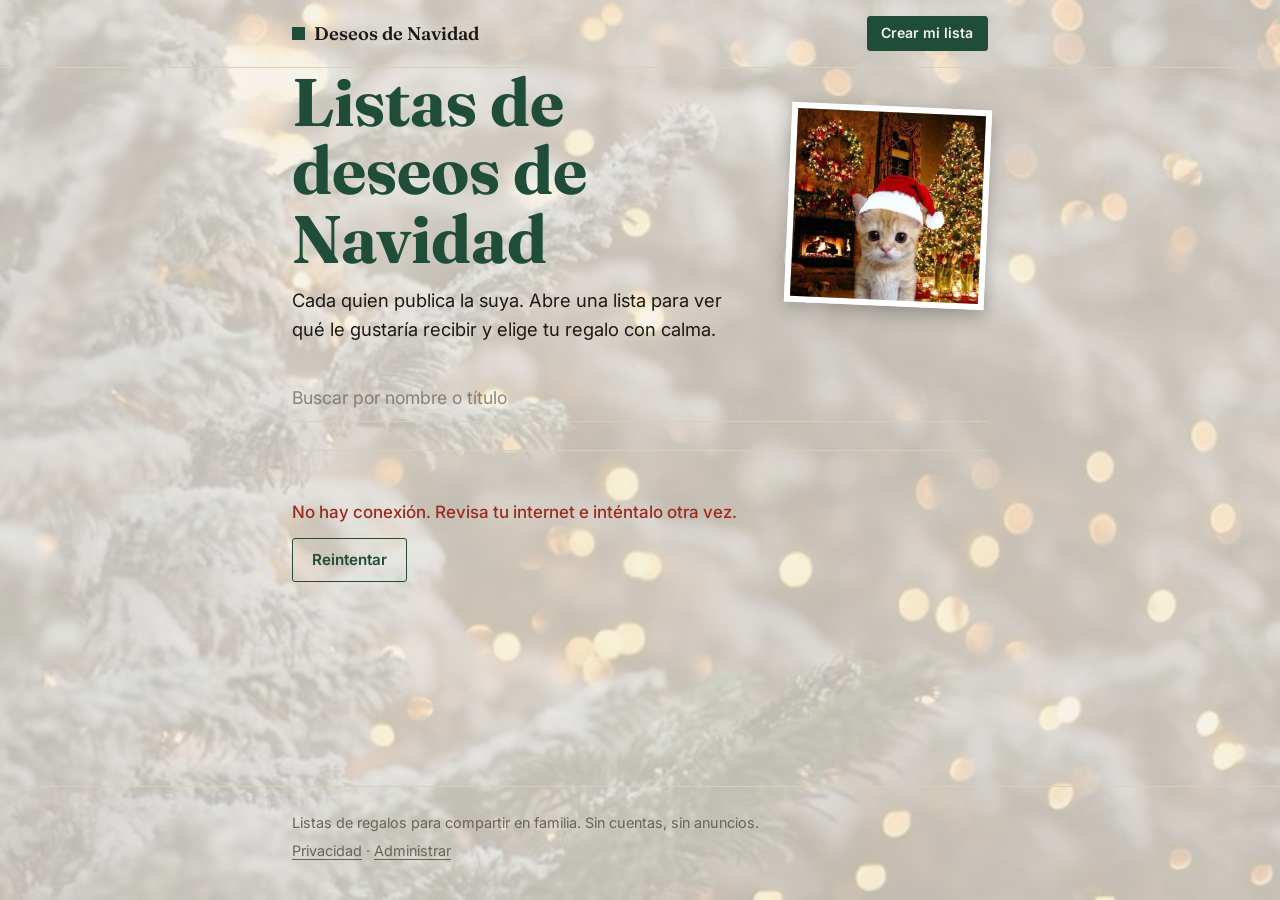
<file: index.html>
<!doctype html>
<html lang="es">
<head>
  <meta charset="utf-8">
  <meta name="viewport" content="width=device-width, initial-scale=1">
  <meta name="robots" content="noindex, nofollow">
  <title>Listas de deseos de Navidad</title>
  <meta name="description" content="Listas de regalos de Navidad para compartir en familia.">
  <link rel="icon" href="favicon.svg" type="image/svg+xml">
  <link rel="preconnect" href="https://fonts.googleapis.com">
  <link rel="preconnect" href="https://fonts.gstatic.com" crossorigin>
  <link rel="stylesheet" href="https://fonts.googleapis.com/css2?family=Fraunces:ital,opsz,wght@0,9..144,500;0,9..144,600;1,9..144,400&family=Inter:wght@400;500;600&family=Mountains+of+Christmas:wght@700&display=swap">
  <link rel="stylesheet" href="css/styles.css">
</head>
<body>
  <a class="skip" href="#main">Saltar al contenido</a>
  <header id="site-header"></header>
  <main id="main" class="wrap">
    <section class="hero">
      <div class="hero__text">
        <h1>Listas de deseos de Navidad</h1>
        <p class="lede">Cada quien publica la suya. Abre una lista para ver qué le gustaría recibir y elige tu regalo con calma.</p>
      </div>
      <img class="hero__photo" src="img/gatito.jpg" width="720" height="720" alt="Gatito naranja con gorro de Santa frente a un árbol de Navidad y una chimenea encendida">
    </section>
    <div class="search">
      <input id="q" type="search" placeholder="Buscar por nombre o título" autocomplete="off" aria-label="Buscar listas por nombre o título">
    </div>
    <div id="lists" aria-live="polite"></div>
    <noscript><p class="form-error">Este sitio necesita JavaScript para mostrar las listas.</p></noscript>
  </main>
  <footer id="site-footer"></footer>
  <script type="module" src="js/index.js"></script>
</body>
</html>
</file>
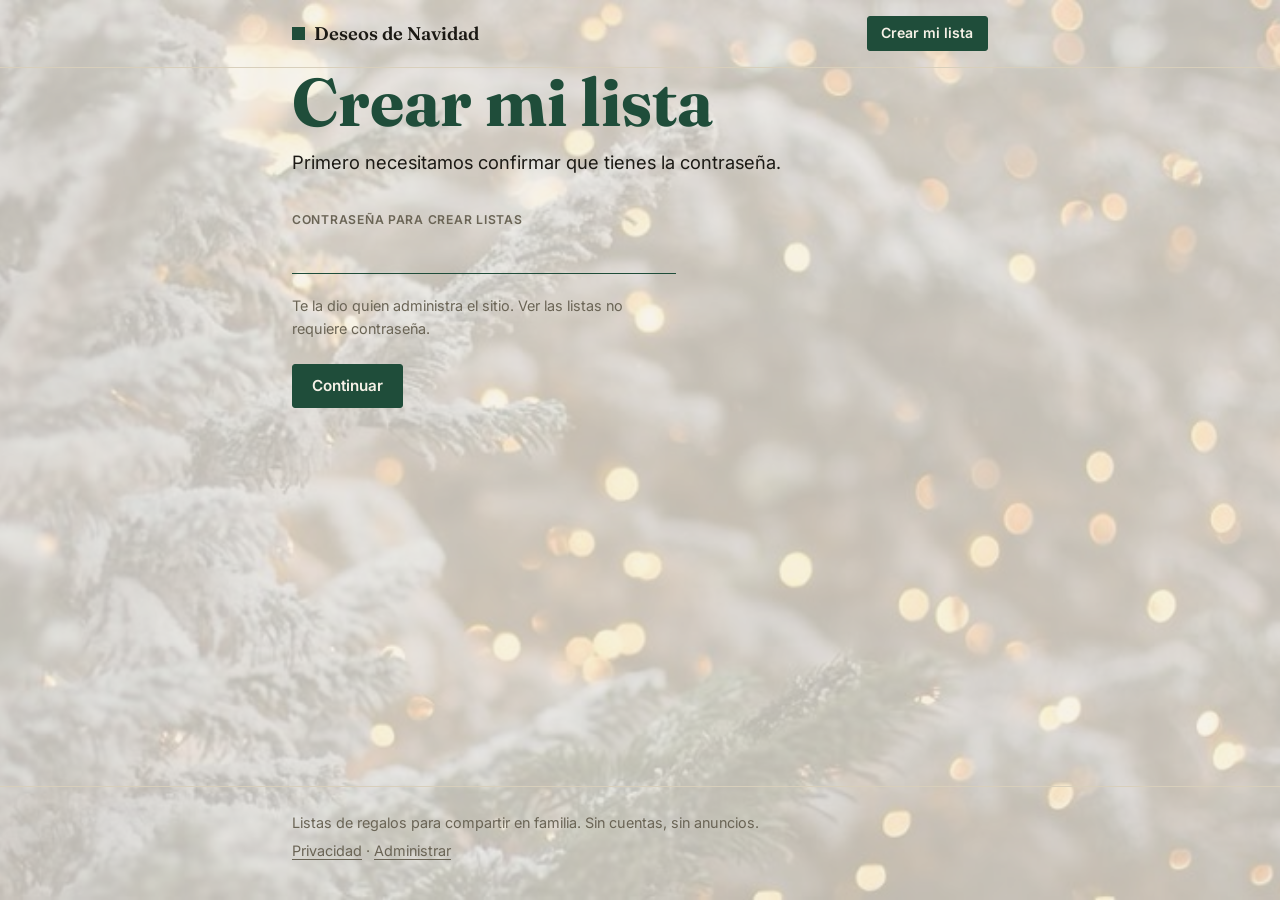
<file: crear.html>
<!doctype html>
<html lang="es">
<head>
  <meta charset="utf-8">
  <meta name="viewport" content="width=device-width, initial-scale=1">
  <meta name="robots" content="noindex, nofollow">
  <title>Crear mi lista · Deseos de Navidad</title>
  <meta name="description" content="Crea y publica tu lista de deseos de Navidad.">
  <link rel="icon" href="favicon.svg" type="image/svg+xml">
  <link rel="preconnect" href="https://fonts.googleapis.com">
  <link rel="preconnect" href="https://fonts.gstatic.com" crossorigin>
  <link rel="stylesheet" href="https://fonts.googleapis.com/css2?family=Fraunces:ital,opsz,wght@0,9..144,500;0,9..144,600;1,9..144,400&family=Inter:wght@400;500;600&family=Mountains+of+Christmas:wght@700&display=swap">
  <link rel="stylesheet" href="css/styles.css">
</head>
<body>
  <a class="skip" href="#main">Saltar al contenido</a>
  <header id="site-header"></header>
  <main id="main" class="wrap">
    <noscript><p class="form-error">Este sitio necesita JavaScript para crear listas.</p></noscript>
  </main>
  <footer id="site-footer"></footer>
  <script type="module" src="js/crear.js"></script>
</body>
</html>
</file>
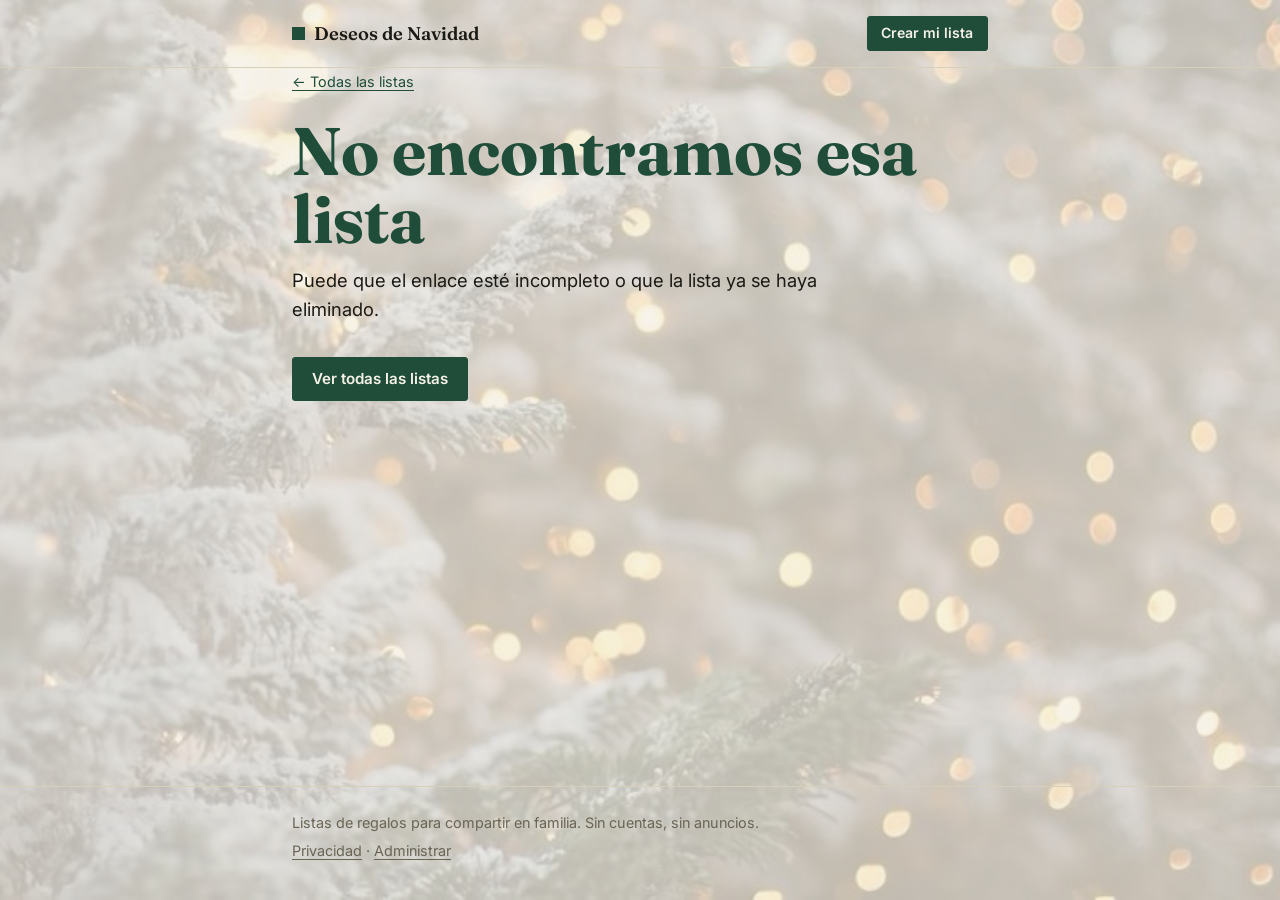
<file: lista.html>
<!doctype html>
<html lang="es">
<head>
  <meta charset="utf-8">
  <meta name="viewport" content="width=device-width, initial-scale=1">
  <meta name="robots" content="noindex, nofollow">
  <title>Lista · Deseos de Navidad</title>
  <meta name="description" content="Lista de deseos de Navidad.">
  <link rel="icon" href="favicon.svg" type="image/svg+xml">
  <link rel="preconnect" href="https://fonts.googleapis.com">
  <link rel="preconnect" href="https://fonts.gstatic.com" crossorigin>
  <link rel="stylesheet" href="https://fonts.googleapis.com/css2?family=Fraunces:ital,opsz,wght@0,9..144,500;0,9..144,600;1,9..144,400&family=Inter:wght@400;500;600&family=Mountains+of+Christmas:wght@700&display=swap">
  <link rel="stylesheet" href="css/styles.css">
</head>
<body>
  <a class="skip" href="#main">Saltar al contenido</a>
  <header id="site-header"></header>
  <main id="main" class="wrap">
    <noscript><p class="form-error">Este sitio necesita JavaScript para mostrar las listas.</p></noscript>
  </main>
  <footer id="site-footer"></footer>
  <script type="module" src="js/lista.js"></script>
</body>
</html>
</file>
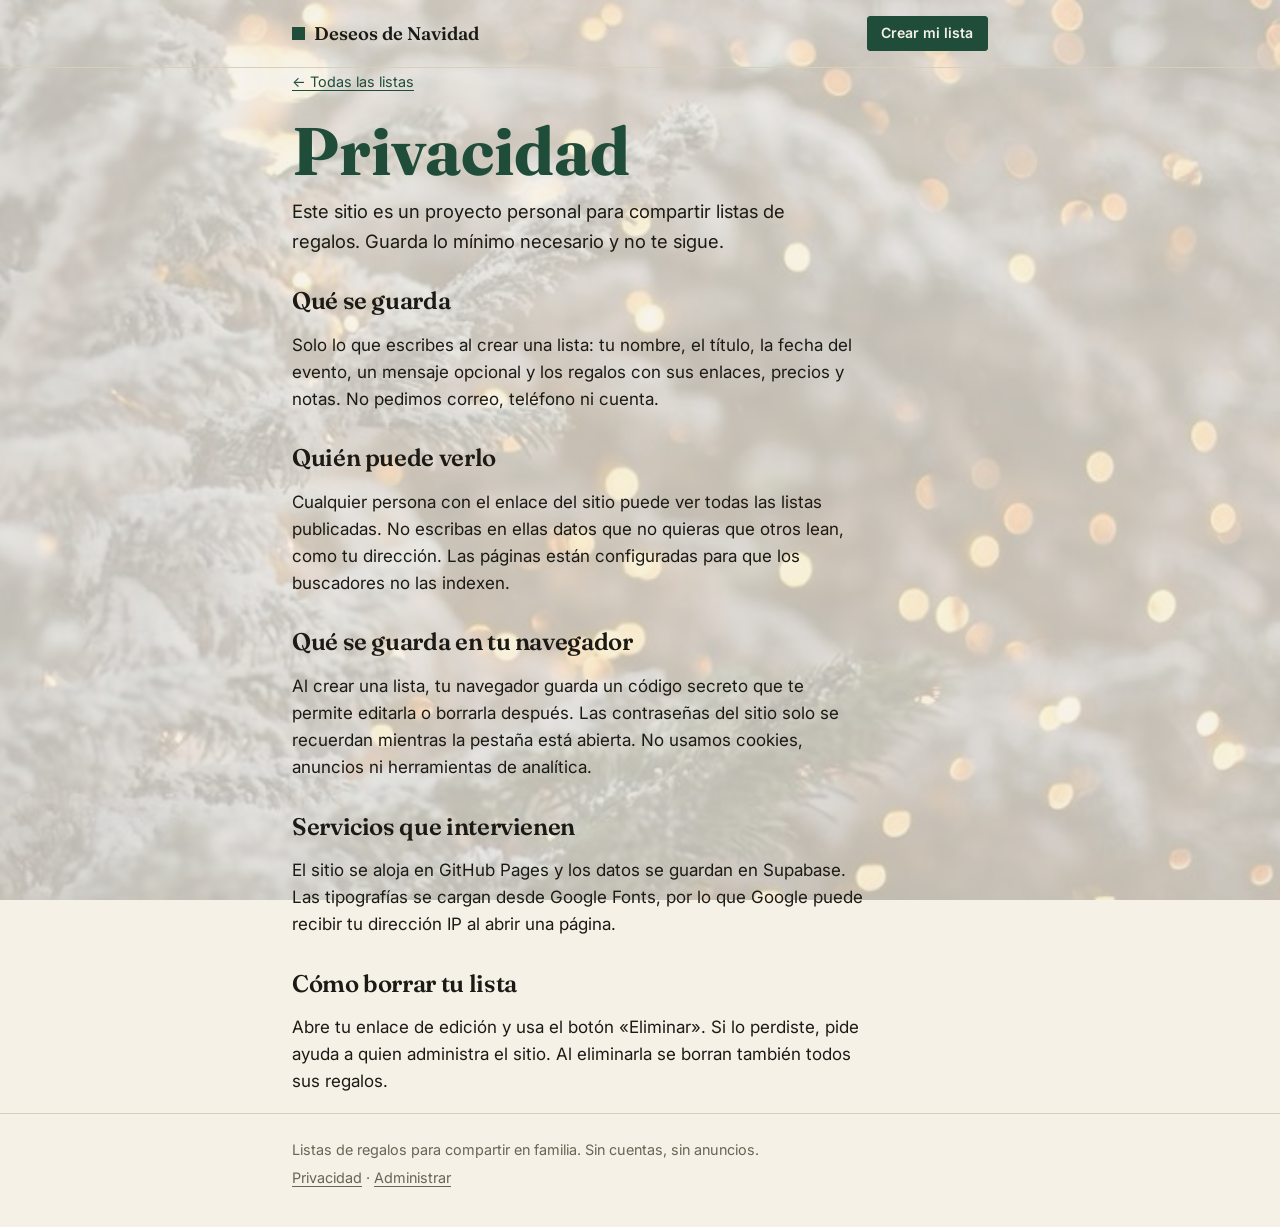
<file: privacidad.html>
<!doctype html>
<html lang="es">
<head>
  <meta charset="utf-8">
  <meta name="viewport" content="width=device-width, initial-scale=1">
  <meta name="robots" content="noindex, nofollow">
  <title>Privacidad · Deseos de Navidad</title>
  <meta name="description" content="Qué datos guarda este sitio y quién puede verlos.">
  <link rel="icon" href="favicon.svg" type="image/svg+xml">
  <link rel="preconnect" href="https://fonts.googleapis.com">
  <link rel="preconnect" href="https://fonts.gstatic.com" crossorigin>
  <link rel="stylesheet" href="https://fonts.googleapis.com/css2?family=Fraunces:ital,opsz,wght@0,9..144,500;0,9..144,600;1,9..144,400&family=Inter:wght@400;500;600&family=Mountains+of+Christmas:wght@700&display=swap">
  <link rel="stylesheet" href="css/styles.css">
</head>
<body>
  <a class="skip" href="#main">Saltar al contenido</a>
  <header id="site-header"></header>
  <main id="main" class="wrap">
    <a class="back" href="index.html">← Todas las listas</a>
    <h1>Privacidad</h1>
    <div class="prose">
      <p class="lede">Este sitio es un proyecto personal para compartir listas de regalos. Guarda lo mínimo necesario y no te sigue.</p>

      <h2>Qué se guarda</h2>
      <p>Solo lo que escribes al crear una lista: tu nombre, el título, la fecha del evento, un mensaje opcional y los regalos con sus enlaces, precios y notas. No pedimos correo, teléfono ni cuenta.</p>

      <h2>Quién puede verlo</h2>
      <p>Cualquier persona con el enlace del sitio puede ver todas las listas publicadas. No escribas en ellas datos que no quieras que otros lean, como tu dirección. Las páginas están configuradas para que los buscadores no las indexen.</p>

      <h2>Qué se guarda en tu navegador</h2>
      <p>Al crear una lista, tu navegador guarda un código secreto que te permite editarla o borrarla después. Las contraseñas del sitio solo se recuerdan mientras la pestaña está abierta. No usamos cookies, anuncios ni herramientas de analítica.</p>

      <h2>Servicios que intervienen</h2>
      <p>El sitio se aloja en GitHub Pages y los datos se guardan en Supabase. Las tipografías se cargan desde Google Fonts, por lo que Google puede recibir tu dirección IP al abrir una página.</p>

      <h2>Cómo borrar tu lista</h2>
      <p>Abre tu enlace de edición y usa el botón «Eliminar». Si lo perdiste, pide ayuda a quien administra el sitio. Al eliminarla se borran también todos sus regalos.</p>
    </div>
  </main>
  <footer id="site-footer"></footer>
  <script type="module">
    import { mountLayout } from './js/layout.js';
    mountLayout();
  </script>
</body>
</html>
</file>
<file: css/styles.css>
:root {
  color-scheme: light dark;
  --paper: #f6f1e7;
  --paper-2: #ede6d6;
  --ink: #1c1a15;
  --muted: #6a6455;
  --rule: #d8cfbb;
  --green: #1f4d3a;
  --green-ink: #f6f1e7;
  --danger: #9b2c1f;
  --veil: 246 241 231;
  --veil-strength: 0.74;
  --festive: "Mountains of Christmas", "Fraunces", Georgia, serif;
  --serif: "Fraunces", Georgia, "Times New Roman", serif;
  --sans: "Inter", system-ui, -apple-system, "Segoe UI", sans-serif;
}

@media (prefers-color-scheme: dark) {
  :root {
    --paper: #161812;
    --paper-2: #1f221a;
    --ink: #ece6d6;
    --muted: #a39d8a;
    --rule: #34382c;
    --green: #86b895;
    --green-ink: #12150f;
    --danger: #e08a7c;
    --veil: 22 24 18;
    --veil-strength: 0.8;
  }
}

/* Foto de fondo fija, con un velo del color del papel para que el texto se lea */
body::before,
body::after {
  content: "";
  position: fixed;
  inset: 0;
  z-index: -1;
  pointer-events: none;
}
body::before {
  background: url("../img/fondo.jpg") center / cover no-repeat;
}
body::after {
  background: rgb(var(--veil) / var(--veil-strength));
}

*,
*::before,
*::after {
  box-sizing: border-box;
}

[hidden] {
  display: none !important;
}

html {
  -webkit-text-size-adjust: 100%;
}

body {
  margin: 0;
  min-height: 100vh;
  display: flex;
  flex-direction: column;
  background: var(--paper);
  color: var(--ink);
  font: 400 1.0625rem/1.6 var(--sans);
}

main {
  flex: 1;
  padding-top: 2.5rem;
  padding-bottom: 4rem;
}

.wrap {
  width: 100%;
  max-width: 46rem;
  margin: 0 auto;
  padding: 0 1.25rem;
}

a {
  color: var(--green);
  text-underline-offset: 0.2em;
}

:focus-visible {
  outline: 2px solid var(--green);
  outline-offset: 3px;
}

.skip {
  position: absolute;
  left: -999px;
  top: 0.5rem;
  background: var(--green);
  color: var(--green-ink);
  padding: 0.5rem 0.9rem;
  z-index: 10;
}
.skip:focus {
  left: 0.5rem;
}

/* Tipografía ------------------------------------------------------------ */

h1,
h2 {
  font-family: var(--serif);
  font-weight: 600;
  letter-spacing: -0.015em;
  line-height: 1.1;
  margin: 0 0 0.75rem;
}
h1 {
  font-family: var(--festive);
  font-weight: 700;
  letter-spacing: 0;
  line-height: 1.02;
  color: var(--green);
  font-size: clamp(2.6rem, 8vw, 4.2rem);
}

/* Inicio: título y foto ------------------------------------------------- */

.hero {
  display: grid;
  grid-template-columns: 1fr 12.5rem;
  gap: 2rem;
  align-items: center;
  margin-bottom: 2rem;
}
.hero .lede {
  margin-bottom: 0;
}
.hero__photo {
  display: block;
  width: 100%;
  height: auto;
  border: 6px solid #fff;
  box-shadow: 0 6px 18px rgb(0 0 0 / 0.25);
  transform: rotate(2.5deg);
}

/* Nieve del puntero (rastro con ratón, puñado al tocar) ------------------ */

.snow {
  position: fixed;
  inset: 0;
  width: 100%;
  height: 100%;
  pointer-events: none;
  z-index: 100;
}
h2 {
  font-size: 1.5rem;
}

.lede {
  font-size: 1.15rem;
  max-width: 34rem;
  margin: 0 0 2rem;
}
.muted,
.hint {
  color: var(--muted);
}
.hint {
  font-size: 0.9rem;
  margin: 0.35rem 0 0;
}

/* Cabecera y pie -------------------------------------------------------- */

.site-header {
  border-bottom: 1px solid var(--rule);
}
.site-header__in {
  display: flex;
  align-items: center;
  justify-content: space-between;
  gap: 1rem;
  padding-top: 1rem;
  padding-bottom: 1rem;
}
.brand {
  display: inline-flex;
  align-items: center;
  gap: 0.6rem;
  font: 600 1.15rem var(--serif);
  color: var(--ink);
  text-decoration: none;
}
.brand__mark {
  width: 0.8rem;
  height: 0.8rem;
  background: var(--green);
  flex: none;
}

.site-footer {
  border-top: 1px solid var(--rule);
  color: var(--muted);
  font-size: 0.9rem;
}
.site-footer__in {
  padding-top: 1.5rem;
  padding-bottom: 2rem;
}
.site-footer p {
  margin: 0 0 0.35rem;
}
.site-footer a,
.site-footer .linklike {
  color: var(--muted);
}

/* Botones --------------------------------------------------------------- */

.btn {
  display: inline-block;
  font: 600 0.95rem var(--sans);
  line-height: 1.2;
  padding: 0.75rem 1.2rem;
  border: 1.5px solid var(--green);
  border-radius: 3px;
  background: var(--green);
  color: var(--green-ink);
  text-decoration: none;
  cursor: pointer;
}
.btn:hover {
  filter: brightness(1.08);
}
.btn:disabled {
  opacity: 0.55;
  cursor: wait;
}
.btn--ghost {
  background: transparent;
  color: var(--green);
}
.btn--ghost:hover {
  background: var(--paper-2);
  filter: none;
}
.btn--danger {
  background: transparent;
  border-color: var(--danger);
  color: var(--danger);
}
.btn--danger:hover {
  background: var(--paper-2);
  filter: none;
}
.btn--small {
  padding: 0.5rem 0.85rem;
  font-size: 0.88rem;
}

.linklike {
  background: none;
  border: 0;
  padding: 0;
  font: inherit;
  color: var(--green);
  text-decoration: underline;
  text-underline-offset: 0.2em;
  cursor: pointer;
}
.linklike--danger {
  color: var(--danger);
}

.actions {
  display: flex;
  flex-wrap: wrap;
  gap: 0.75rem;
  margin: 1.5rem 0;
}

/* Inicio: índice de listas ---------------------------------------------- */

.search {
  margin-bottom: 1.75rem;
}
.search input {
  font-size: 1.1rem;
}

.count {
  color: var(--muted);
  font-size: 0.9rem;
  margin: 0 0 0.5rem;
}

.row {
  display: flex;
  align-items: baseline;
  justify-content: space-between;
  gap: 1.25rem;
  padding: 1.15rem 0;
  border-top: 1px solid var(--rule);
  color: var(--ink);
  text-decoration: none;
}
.row:last-child {
  border-bottom: 1px solid var(--rule);
}
.row__main {
  display: flex;
  flex-direction: column;
  min-width: 0;
}
.row__name {
  font: 600 1.7rem/1.15 var(--serif);
  letter-spacing: -0.01em;
  overflow-wrap: anywhere;
}
.row__title {
  color: var(--muted);
  font-style: italic;
  overflow-wrap: anywhere;
}
.row__meta {
  flex: none;
  color: var(--muted);
  font-size: 0.9rem;
  text-align: right;
}
.row:hover .row__name {
  color: var(--green);
  text-decoration: underline;
  text-decoration-thickness: 2px;
  text-underline-offset: 0.18em;
}

.status {
  color: var(--muted);
}
.empty {
  border-top: 1px solid var(--rule);
  padding: 2rem 0;
}
.empty__title {
  font: 600 1.4rem var(--serif);
  margin: 0 0 0.25rem;
}
.empty .btn,
.empty .muted {
  margin-top: 0.75rem;
}

/* Lista ----------------------------------------------------------------- */

.back {
  display: inline-block;
  margin-bottom: 1.5rem;
  font-size: 0.9rem;
}

.list-head h1 {
  overflow-wrap: anywhere;
  margin-bottom: 0.25rem;
}
.list-head__title {
  font: italic 400 1.35rem var(--serif);
  margin: 0 0 0.35rem;
  overflow-wrap: anywhere;
}
.list-head .muted {
  margin: 0;
}

.note {
  margin: 1.5rem 0 0;
  padding-left: 1rem;
  border-left: 3px solid var(--green);
  max-width: 36rem;
  white-space: pre-line;
  overflow-wrap: anywhere;
}

.gifts {
  list-style: none;
  margin: 2rem 0 0;
  padding: 0;
  counter-reset: gift;
}
.gift {
  display: grid;
  grid-template-columns: 2.6rem 1fr auto;
  gap: 0 0.75rem;
  padding: 1.1rem 0;
  border-top: 1px solid var(--rule);
}
.gift:last-child {
  border-bottom: 1px solid var(--rule);
}
.gift__n::before {
  counter-increment: gift;
  content: counter(gift);
  font: 600 1.5rem/1.2 var(--serif);
  color: var(--green);
}
.gift__name {
  font-weight: 600;
  font-size: 1.1rem;
  margin: 0;
  overflow-wrap: anywhere;
}
.gift__note {
  margin: 0.15rem 0 0;
  color: var(--muted);
  overflow-wrap: anywhere;
}
.gift__tags {
  margin: 0.4rem 0 0;
  font-size: 0.82rem;
  color: var(--muted);
}
.gift__link {
  font-weight: 500;
}
.gift__price {
  font: 600 1.05rem var(--serif);
  white-space: nowrap;
  text-align: right;
}

/* Formularios ----------------------------------------------------------- */

.form {
  max-width: 40rem;
}
.form--narrow {
  max-width: 24rem;
}
.form__block {
  margin-bottom: 2.5rem;
}

.field {
  margin-bottom: 1.25rem;
}
.field label {
  display: block;
  font-size: 0.76rem;
  font-weight: 600;
  letter-spacing: 0.06em;
  text-transform: uppercase;
  color: var(--muted);
}

input,
select,
textarea {
  display: block;
  width: 100%;
  font: inherit;
  color: inherit;
  background: transparent;
  border: 0;
  border-bottom: 1.5px solid var(--rule);
  border-radius: 0;
  padding: 0.5rem 0;
}
textarea {
  resize: vertical;
}
input:focus,
select:focus,
textarea:focus {
  outline: 0;
  border-bottom-color: var(--green);
}
input::placeholder,
textarea::placeholder {
  color: var(--muted);
  opacity: 0.75;
}

.gifts--edit {
  margin-top: 1rem;
}
.gift--edit {
  grid-template-columns: 2.6rem 1fr;
  padding: 1.5rem 0;
}
.gift__fields {
  display: grid;
  grid-template-columns: 1fr 1fr;
  gap: 0 1.25rem;
}
.gift__fields .span-2 {
  grid-column: span 2;
}
.gift__search {
  display: flex;
  flex-wrap: wrap;
  align-items: center;
  gap: 0.5rem 0.75rem;
  margin: -0.25rem 0 1.25rem;
  font-size: 0.85rem;
  color: var(--muted);
}
.store-link {
  padding: 0.35rem 0.75rem;
  border: 1.5px solid var(--green);
  border-radius: 3px;
  color: var(--green);
  font-weight: 600;
  text-decoration: none;
}
.store-link:hover {
  background: var(--paper-2);
}
.store-link[aria-disabled="true"] {
  opacity: 0.45;
  cursor: not-allowed;
}
.gift__remove {
  grid-column: span 2;
  font-size: 0.88rem;
  margin-bottom: 0.25rem;
}
.gifts--edit + .btn {
  margin-top: 1.25rem;
}

.form-error {
  color: var(--danger);
  font-weight: 500;
  margin: 1rem 0 0;
}

.linkblock {
  margin-bottom: 1.75rem;
  max-width: 36rem;
}
.linkblock__label {
  font: 600 1.15rem var(--serif);
  margin: 0;
}
.linkblock__row {
  display: flex;
  gap: 0.75rem;
  align-items: center;
  margin-top: 0.5rem;
}
.linkblock__row input {
  font-size: 0.9rem;
}

/* Diálogo y aviso ------------------------------------------------------- */

.dlg {
  width: min(24rem, calc(100vw - 2rem));
  padding: 1.5rem;
  background: var(--paper);
  color: var(--ink);
  border: 1px solid var(--rule);
  border-radius: 4px;
}
.dlg::backdrop {
  background: rgb(0 0 0 / 0.45);
}
.dlg__title {
  font-size: 1.4rem;
}
.dlg .actions {
  margin-bottom: 0;
}

.toast {
  position: fixed;
  left: 50%;
  bottom: 1.5rem;
  transform: translate(-50%, 1rem);
  background: var(--ink);
  color: var(--paper);
  padding: 0.6rem 1rem;
  border-radius: 3px;
  font-size: 0.9rem;
  opacity: 0;
  pointer-events: none;
  transition: opacity 0.2s, transform 0.2s;
}
.toast.is-visible {
  opacity: 1;
  transform: translate(-50%, 0);
}

/* Texto legal ----------------------------------------------------------- */

.prose {
  max-width: 36rem;
}
.prose h2 {
  margin-top: 2rem;
}

/* Pantallas pequeñas ---------------------------------------------------- */

@media (max-width: 34rem) {
  main {
    padding-top: 1.75rem;
  }
  .hero {
    grid-template-columns: 1fr;
    gap: 1.5rem;
  }
  .hero__photo {
    max-width: 11rem;
    margin-left: 0.5rem;
  }
  .row {
    flex-direction: column;
    gap: 0.25rem;
  }
  .row__meta {
    text-align: left;
  }
  .gift {
    grid-template-columns: 2rem 1fr;
  }
  .gift__price {
    grid-column: 2;
    text-align: left;
    margin-top: 0.35rem;
  }
  .gift__fields {
    grid-template-columns: 1fr;
  }
  .gift__fields .span-2,
  .gift__remove {
    grid-column: auto;
  }
  .linkblock__row {
    flex-direction: column;
    align-items: stretch;
  }
}

@media (prefers-reduced-motion: reduce) {
  .toast {
    transition: none;
  }
}
</file>
